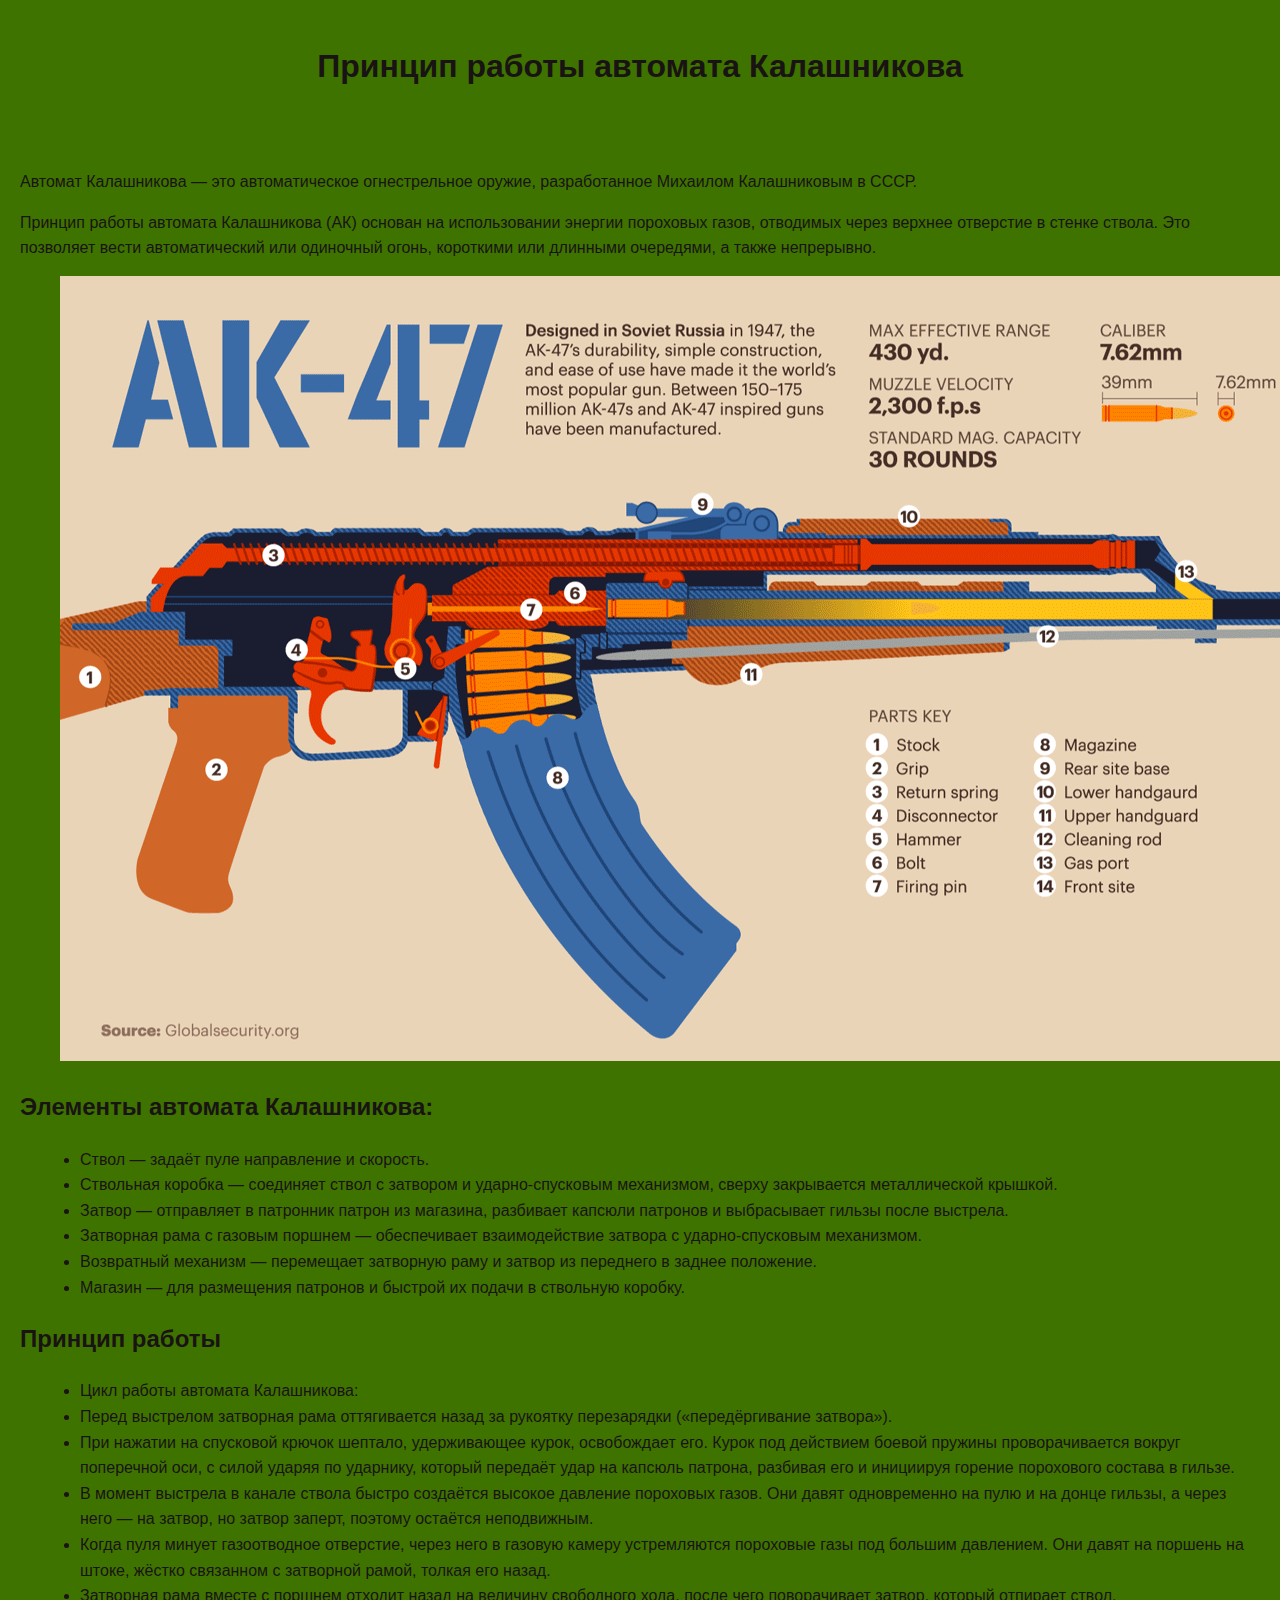
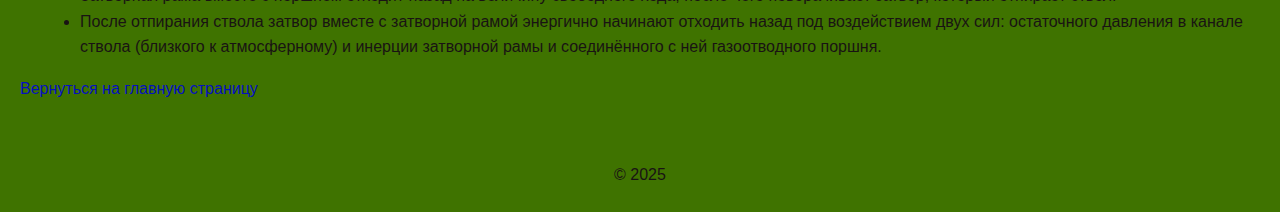
<file: secondpage.html>
<!DOCTYPE html>
<html lang="ru">
<head>
    <meta charset="UTF-8">
    <meta name="viewport" content="width=device-width, initial-scale=1.0">
    <title>Принцип работы автомата Калашникова</title>
    <link rel="stylesheet" href="style.css">
</head>
<body>
    <header>
        <h1>Принцип работы автомата Калашникова</h1>
    </header>
    <main>
        <p>Автомат Калашникова — это автоматическое огнестрельное оружие, разработанное Михаилом Калашниковым в СССР.</p>
        <p>Принцип работы автомата Калашникова (АК) основан на использовании энергии пороховых газов, отводимых через верхнее отверстие в стенке ствола. Это позволяет вести автоматический или одиночный огонь, короткими или длинными очередями, а также непрерывно. </p>
        <img src="images\kalash.gif" hspace="40">
        <h2 class="class1">Элементы автомата Калашникова:</h2>
        <ul>
            <li>Ствол — задаёт пуле направление и скорость.</li>
            <li>Ствольная коробка — соединяет ствол с затвором и ударно-спусковым механизмом, сверху закрывается металлической крышкой.</li>
            <li>Затвор — отправляет в патронник патрон из магазина, разбивает капсюли патронов и выбрасывает гильзы после выстрела.</li>
            <li>Затворная рама с газовым поршнем — обеспечивает взаимодействие затвора с ударно-спусковым механизмом.</li>
            <li>Возвратный механизм — перемещает затворную раму и затвор из переднего в заднее положение.</li>
            <li>Магазин — для размещения патронов и быстрой их подачи в ствольную коробку.</li>
        </ul>
        <h2 class="class1">Принцип работы</h2>
        <ul>
            <li>Цикл работы автомата Калашникова:</li>
            <li>Перед выстрелом затворная рама оттягивается назад за рукоятку перезарядки («передёргивание затвора»).</li>
            <li>При нажатии на спусковой крючок шептало, удерживающее курок, освобождает его. Курок под действием боевой пружины проворачивается вокруг поперечной оси, с силой ударяя по ударнику, который передаёт удар на капсюль патрона, разбивая его и инициируя горение порохового состава в гильзе.</li>
            <li>В момент выстрела в канале ствола быстро создаётся высокое давление пороховых газов. Они давят одновременно на пулю и на донце гильзы, а через него — на затвор, но затвор заперт, поэтому остаётся неподвижным.</li>
            <li>Когда пуля минует газоотводное отверстие, через него в газовую камеру устремляются пороховые газы под большим давлением. Они давят на поршень на штоке, жёстко связанном с затворной рамой, толкая его назад.</li>
            <li>Затворная рама вместе с поршнем отходит назад на величину свободного хода, после чего поворачивает затвор, который отпирает ствол.</li>
            <li>После отпирания ствола затвор вместе с затворной рамой энергично начинают отходить назад под воздействием двух сил: остаточного давления в канале ствола (близкого к атмосферному) и инерции затворной рамы и соединённого с ней газоотводного поршня.</li>
        </ul>
        <p><a href="index.html">Вернуться на главную страницу</a></p>
    </main>
    <footer>
        <p>&copy; 2025</p>
    </footer>
</body>

</html>
</file>
<file: style.css>
.a {
    display: grid;
    place-items: end;
  }
body {
    background-color: #3f7300; 
    font-family: Arial, sans-serif;
    color: #333; 
    line-height: 1.6; 
    margin: 0;
}

ol{
    margin: "0px 40px 0px 40px";
    display: grid;
    place-items: end;
  }

div{
    text-align: right;
}
header {
    text-align: center; /* Выравнивание заголовка */
    padding: 20px;
}
li{
    color: #191313;
}
h1 {
    font-family: 'Arial', sans-serif;
    font-size: 2em; 
    color: #191313; 
}
.txt{
    font-family: 'franklin gothic medium';
}
.mailto{
    href: "mailto:student4321@sch192.net";
}
h2{
    color: #191313;
    text-align: right;
}
h3{
    color: #191313;
    text-align: right;
}
main {
    padding: 20px; 
}
.museum{
    src: "c:\Users\user\Desktop\images\27869988_13954.jpg";
}
.class1{
    text-align: left;
}
.class2{
    text-align: right;
}
p {
    margin: "0px 40px 0px 40px";
    color: #191313;
    align: justify;
    margin: 15px 0; 
}
ul {
    margin: "0px 40px 0px 40px";
    list-style-type: disc;
    margin-left: 20px; 
}
a {
    color: #0108cfef; 
    text-decoration: none; 
}
a:hover {
    text-decoration: underline; 
}
footer {
    text-align: center; 
    padding: 10px;

}
</file>
